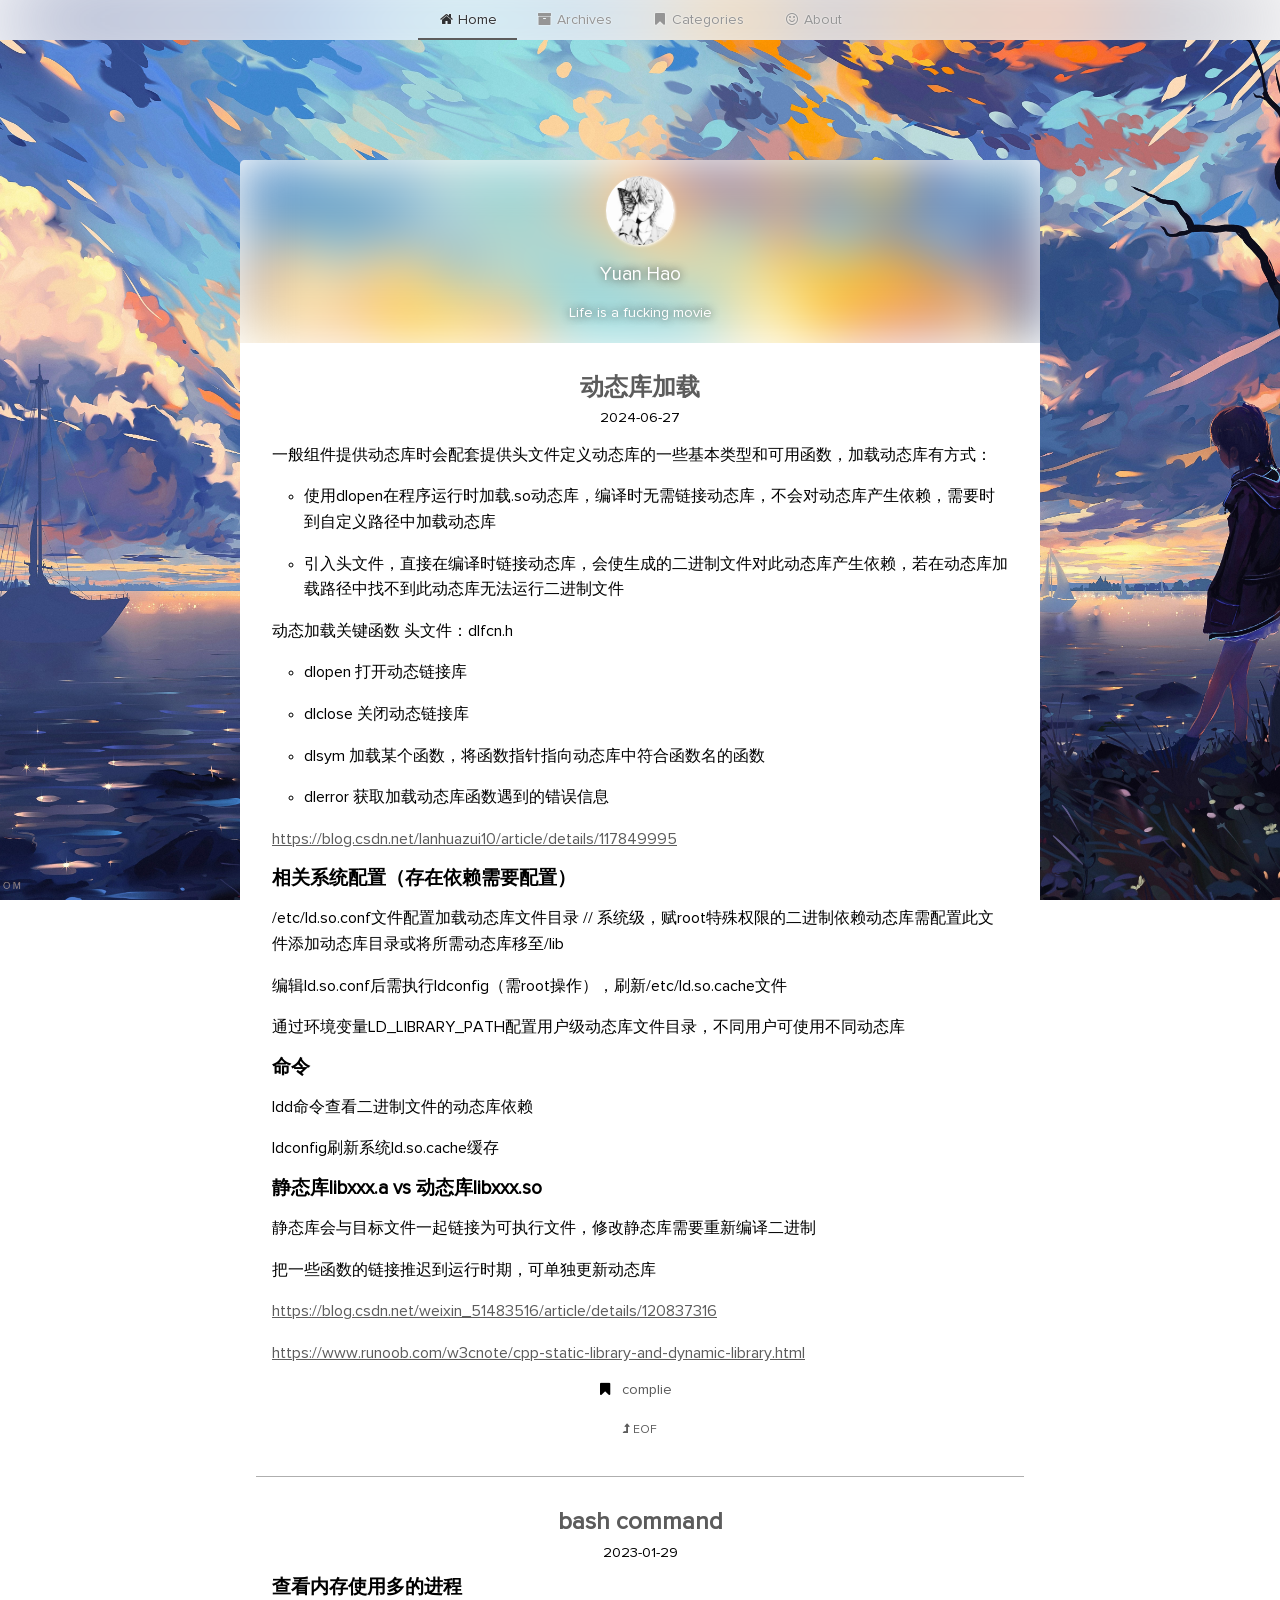
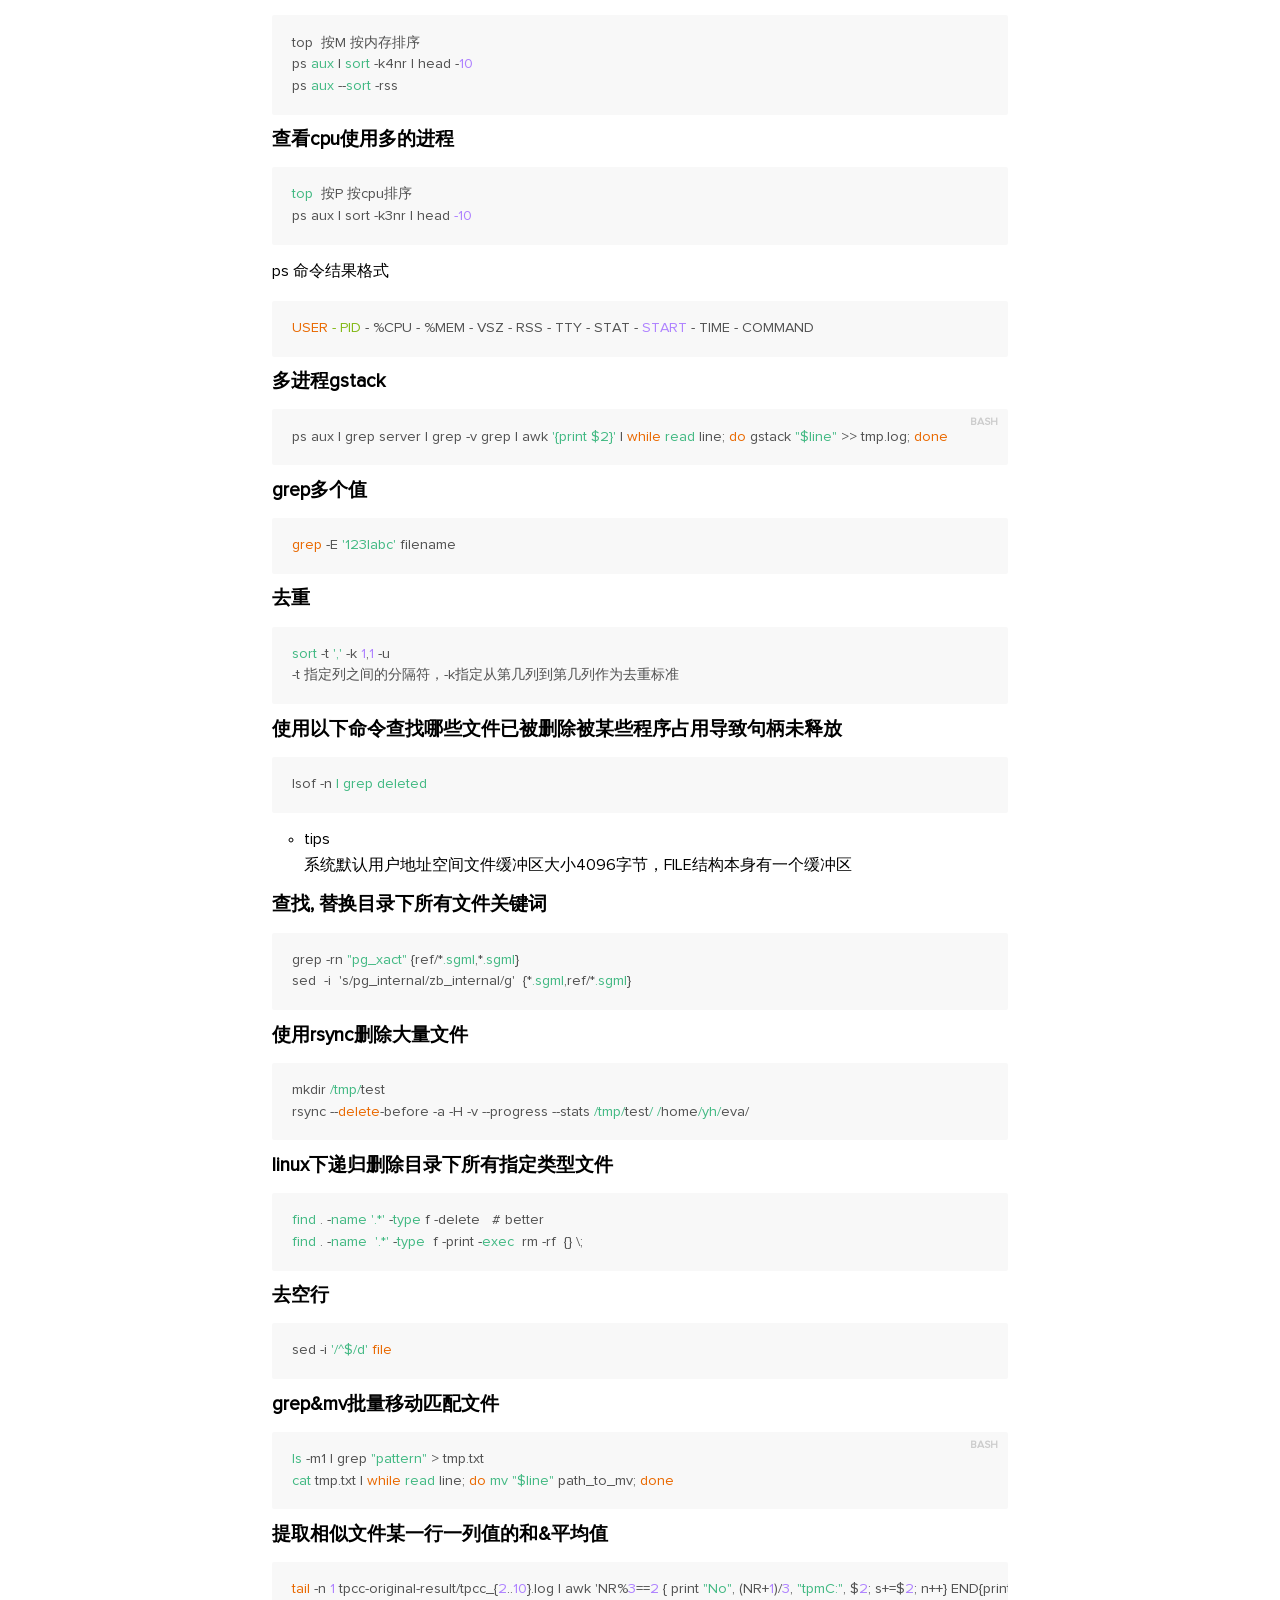
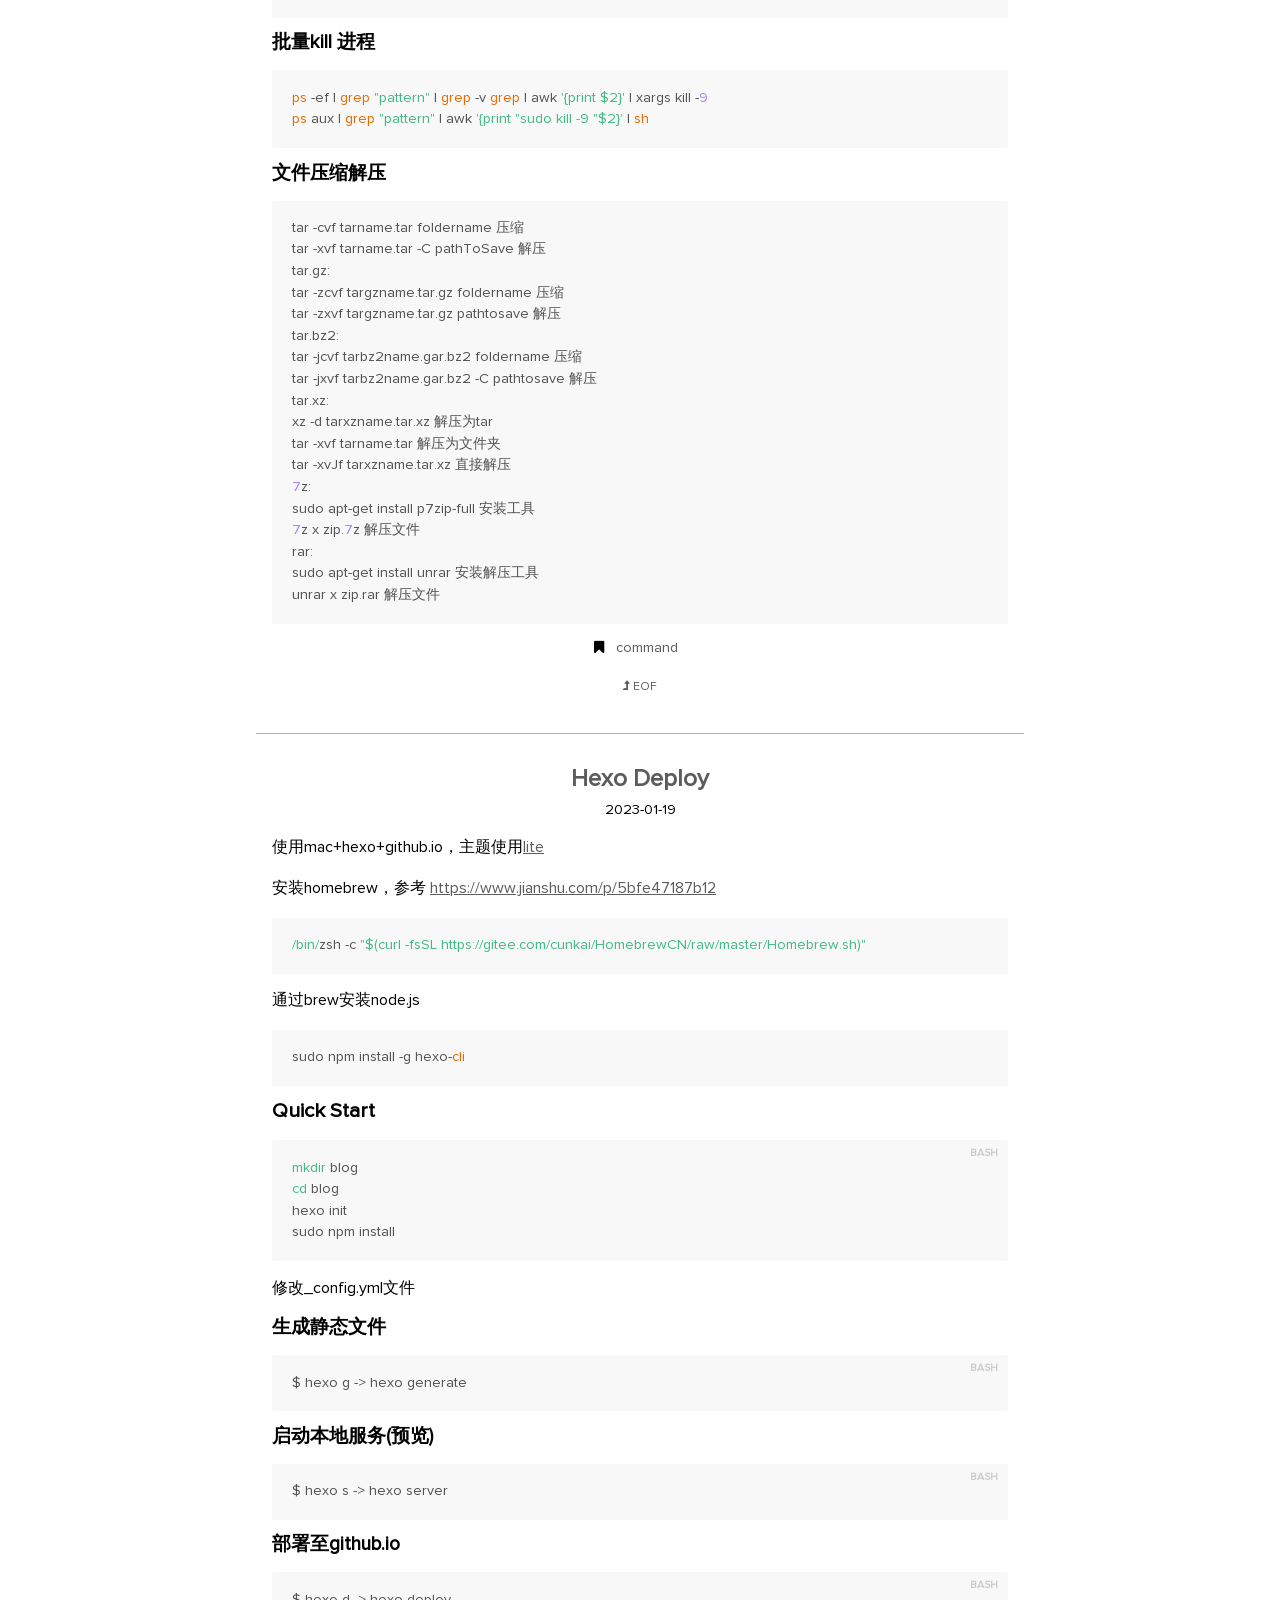
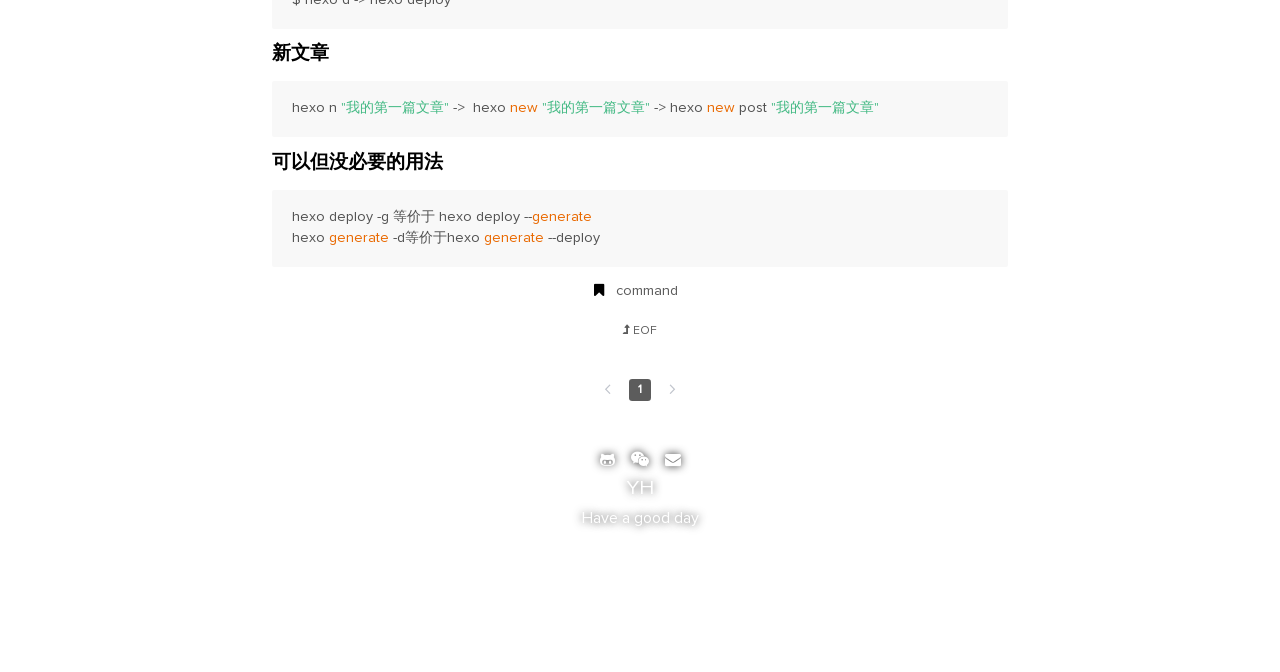
<file: index.html>
<!doctype html><html lang=en><head><meta charset=UTF-8><meta name=viewport content="width=device-width,user-scalable=no,initial-scale=1,maximum-scale=1,minimum-scale=1"><meta http-equiv=X-UA-Compatible content="ie=edge"><link rel="shortcut icon" href=/static/favicon.ico><title>YH</title><link href=/static/css/app.c64eadfc8d3abfc9d85514dba4054813.css rel=stylesheet><meta name="generator" content="Hexo 5.4.2"></head><body><div id=app></div><script type=text/javascript src=/static/js/manifest.992b63bf2abbf3194771.js></script><script type=text/javascript src=/static/js/vendor.e12dc8c9af1f7aa12436.js></script><script type=text/javascript src=/static/js/app.bc036f9167871d39aecf.js></script></body></html>
</file>
